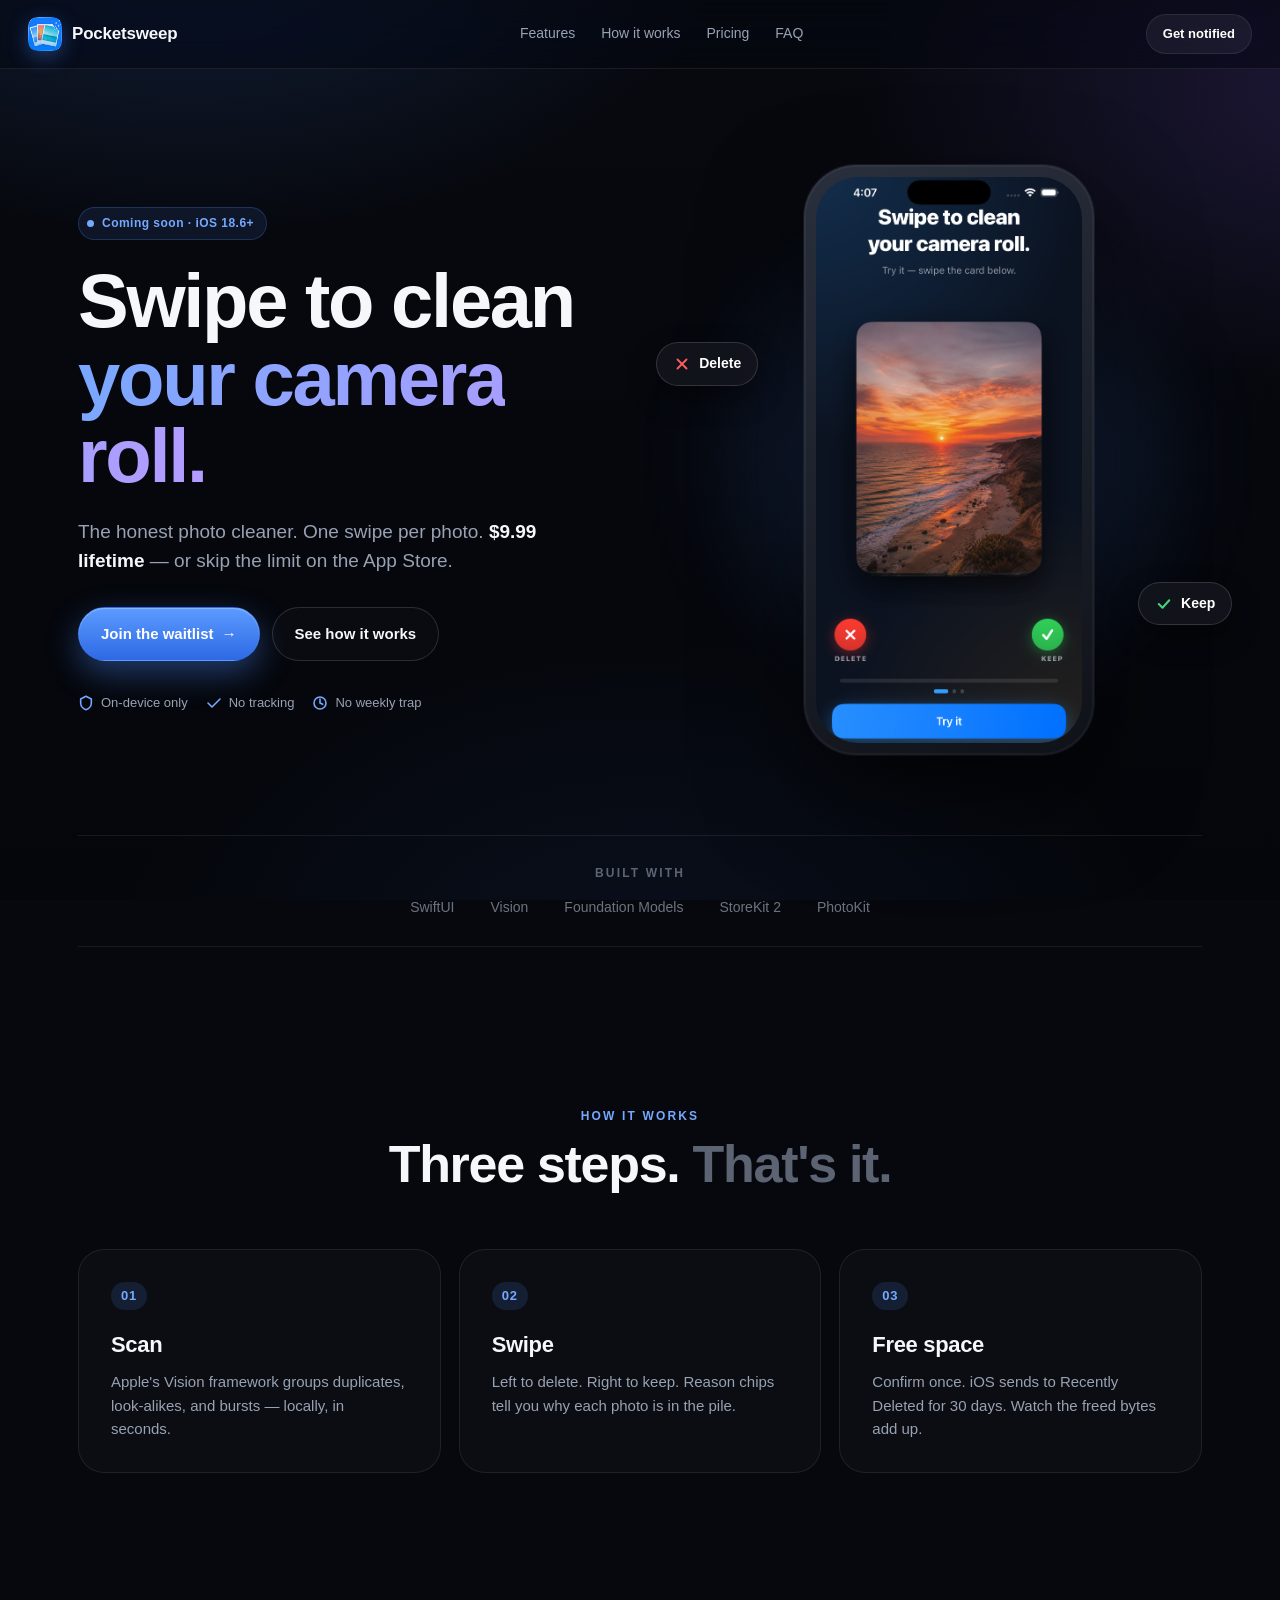
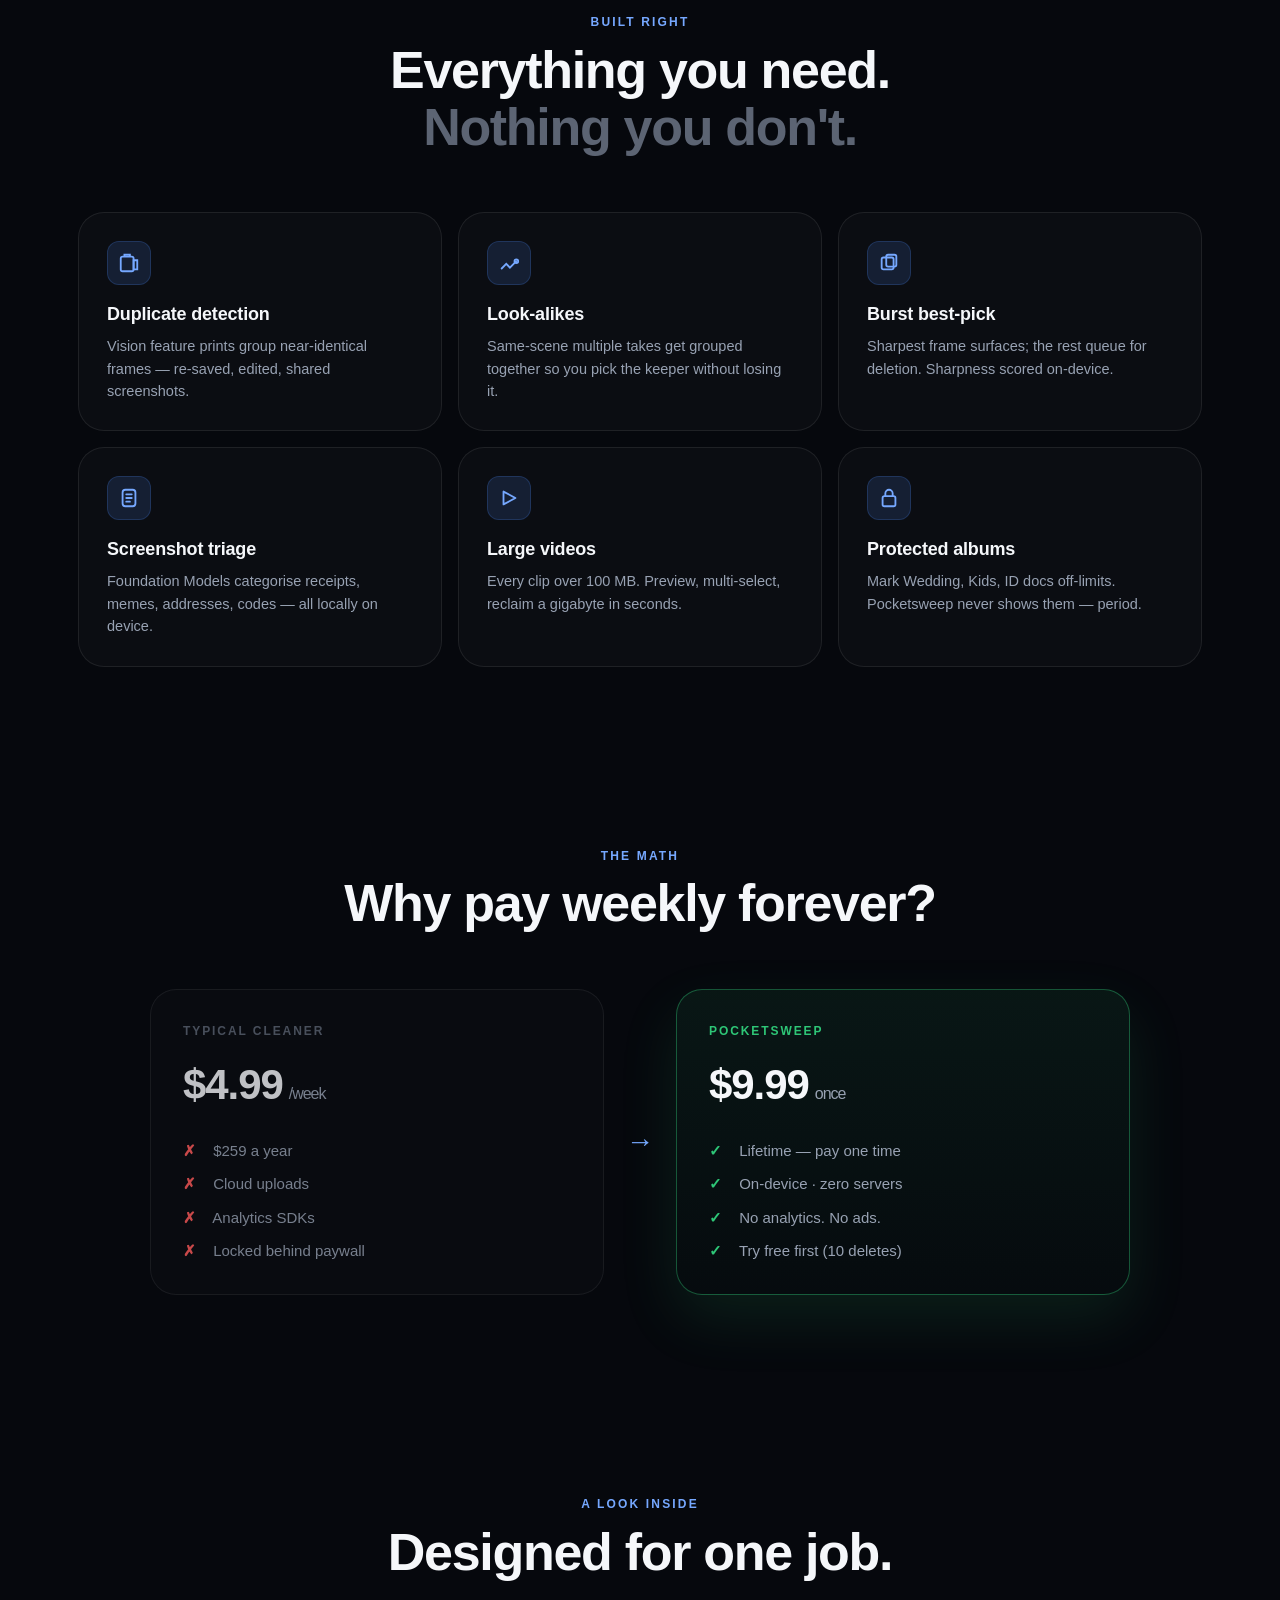
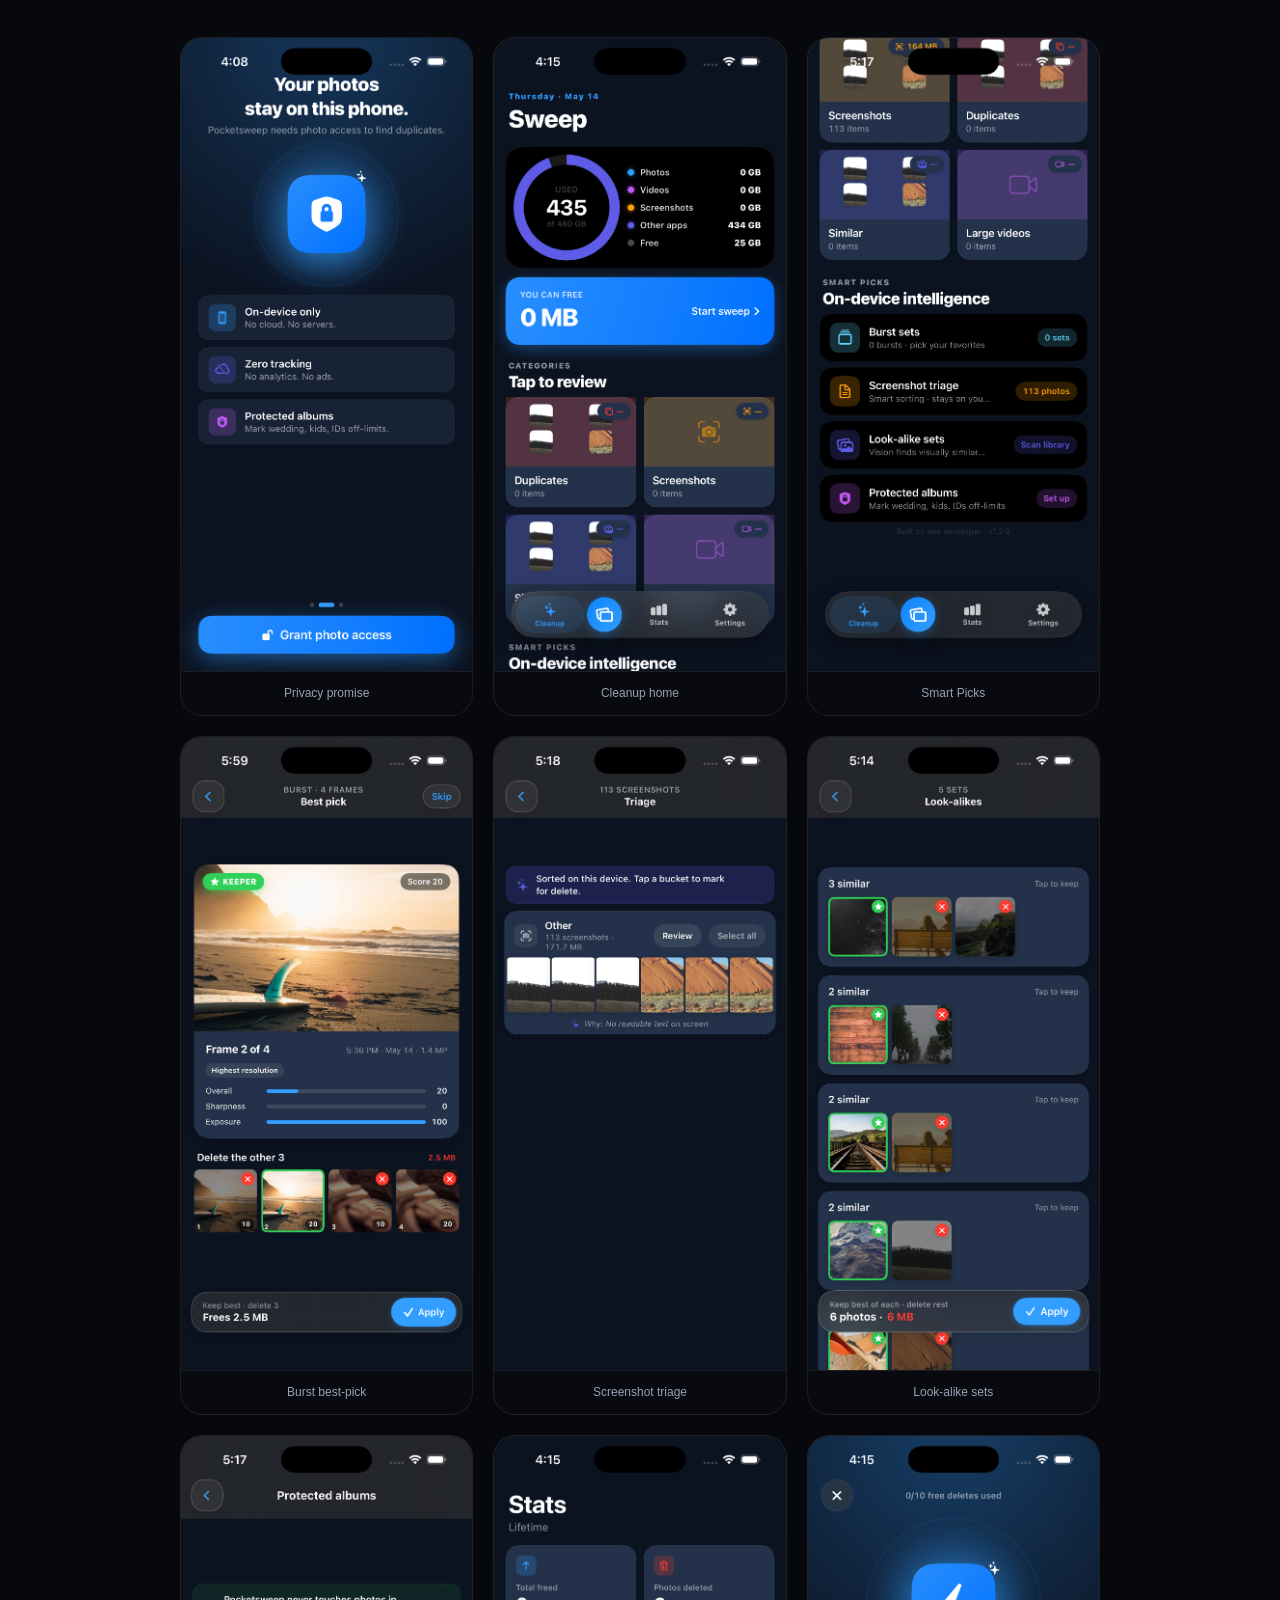
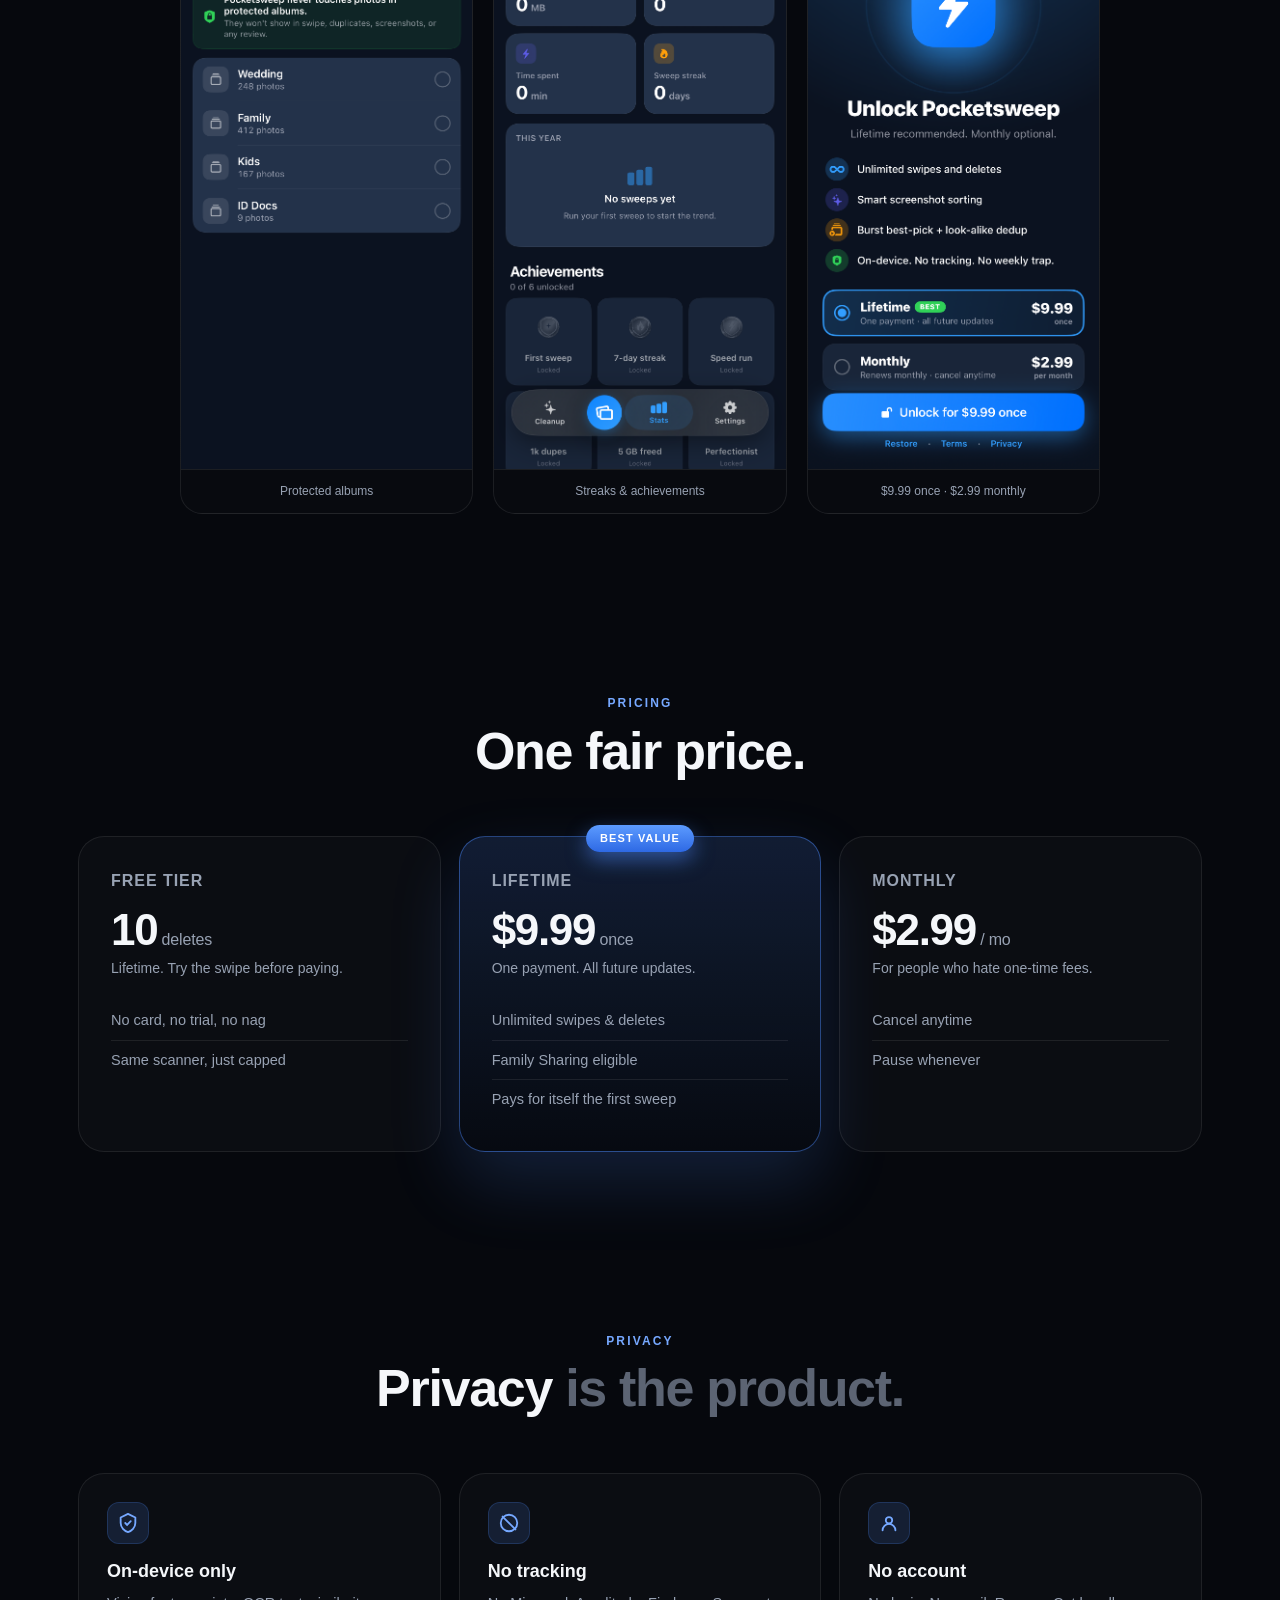
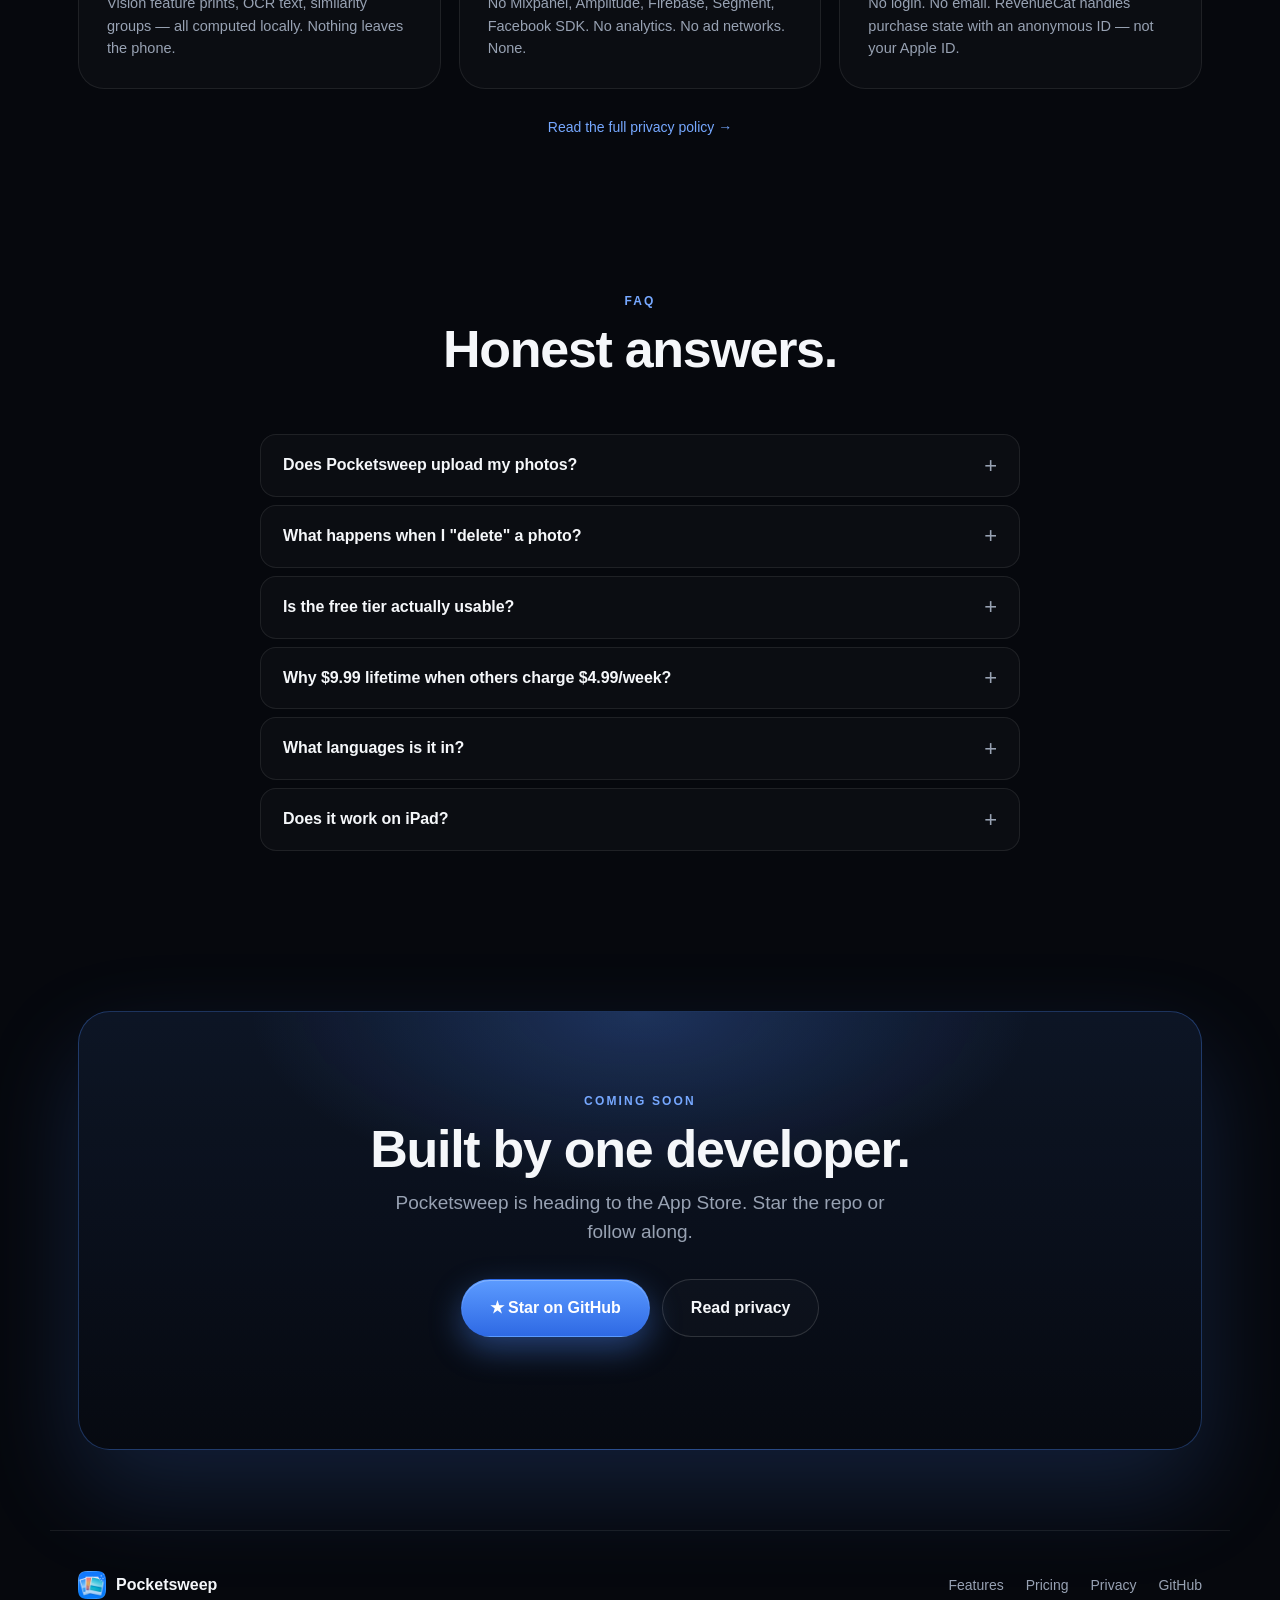
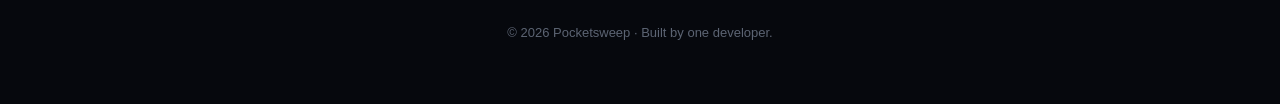
<file: index.html>
<!doctype html>
<html lang="en">
<head>
<meta charset="utf-8" />
<meta name="viewport" content="width=device-width, initial-scale=1, viewport-fit=cover" />
<title>Pocketsweep — Swipe to clean your camera roll</title>
<meta name="description" content="The honest photo cleaner for iPhone. Swipe to delete duplicates, screenshots, and large videos. $9.99 lifetime — no weekly subscription trap. On-device. No tracking." />
<meta name="theme-color" content="#0A0C12" />
<meta property="og:title" content="Pocketsweep — Swipe to clean your camera roll" />
<meta property="og:description" content="$9.99 lifetime · On-device · No tracking." />
<meta property="og:image" content="assets/03-home.png" />
<meta property="og:url" content="https://pocketsweep.github.io/pocketsweep/" />
<meta name="twitter:card" content="summary_large_image" />
<link rel="icon" type="image/png" href="assets/icon-128.png" />
<link rel="apple-touch-icon" href="assets/icon.png" />
<link rel="preconnect" href="https://rsms.me/" />
<link rel="stylesheet" href="https://rsms.me/inter/inter.css" />
<link rel="stylesheet" href="style.css" />
<script>document.documentElement.classList.add('has-js');</script>
</head>
<body>

<div class="bg-mesh" aria-hidden="true"></div>

<header class="nav">
  <a class="brand" href="/">
    <img class="logo" src="assets/icon-128.png" alt="" width="34" height="34" />
    <span class="brand-name">Pocketsweep</span>
  </a>
  <nav class="nav-links">
    <a href="#features">Features</a>
    <a href="#how">How it works</a>
    <a href="#pricing">Pricing</a>
    <a href="#faq">FAQ</a>
  </nav>
  <a class="nav-cta" href="#waitlist">Get notified</a>
</header>

<main>
  <section class="hero">
    <div class="hero-text reveal">
      <span class="eyebrow"><span class="pulse"></span> Coming soon · iOS 18.6+</span>
      <h1>Swipe&nbsp;to&nbsp;clean<br/><span class="grad">your camera roll.</span></h1>
      <p class="lead">The honest photo cleaner. One swipe per photo. <strong>$9.99 lifetime</strong> — or skip the limit on the App Store.</p>
      <div class="cta-row">
        <a class="cta primary" href="#waitlist">Join the waitlist <span class="arrow">→</span></a>
        <a class="cta ghost" href="#how">See how it works</a>
      </div>
      <ul class="trust">
        <li><svg viewBox="0 0 24 24" width="16" height="16" fill="none" stroke="currentColor" stroke-width="2.4"><path d="M12 2 L4 6 V12 C4 17 8 21 12 22 C16 21 20 17 20 12 V6 Z" stroke-linejoin="round"/></svg> On-device only</li>
        <li><svg viewBox="0 0 24 24" width="16" height="16" fill="none" stroke="currentColor" stroke-width="2.4"><path d="M3 12 L9 18 L21 6" stroke-linecap="round" stroke-linejoin="round"/></svg> No tracking</li>
        <li><svg viewBox="0 0 24 24" width="16" height="16" fill="none" stroke="currentColor" stroke-width="2.4"><circle cx="12" cy="12" r="9"/><path d="M12 6 V12 L16 14" stroke-linecap="round"/></svg> No weekly trap</li>
      </ul>
    </div>
    <div class="hero-stage reveal" style="--delay: .1s">
      <div class="glow"></div>
      <div class="device">
        <div class="device-screen">
          <img src="assets/01-onboard-welcome.png" alt="Pocketsweep onboarding — swipe sample photo" />
        </div>
      </div>
      <div class="float-chip chip-left">
        <svg viewBox="0 0 24 24" width="18" height="18" fill="none" stroke="#FF5C5C" stroke-width="2.5"><path d="M6 6 L18 18 M18 6 L6 18" stroke-linecap="round"/></svg>
        <span>Delete</span>
      </div>
      <div class="float-chip chip-right">
        <svg viewBox="0 0 24 24" width="18" height="18" fill="none" stroke="#46D27B" stroke-width="2.8"><path d="M5 12 L10 17 L19 7" stroke-linecap="round" stroke-linejoin="round"/></svg>
        <span>Keep</span>
      </div>
    </div>
  </section>

  <section class="logos reveal">
    <p>Built with</p>
    <div class="logo-row">
      <span>SwiftUI</span>
      <span>Vision</span>
      <span>Foundation Models</span>
      <span>StoreKit&nbsp;2</span>
      <span>PhotoKit</span>
    </div>
  </section>

  <section id="how" class="how">
    <header class="section-head reveal">
      <p class="kicker">How it works</p>
      <h2>Three steps. <span class="text-dim">That's it.</span></h2>
    </header>
    <div class="steps">
      <div class="step reveal">
        <span class="num">01</span>
        <h3>Scan</h3>
        <p>Apple's Vision framework groups duplicates, look-alikes, and bursts — locally, in seconds.</p>
      </div>
      <div class="step reveal" style="--delay:.1s">
        <span class="num">02</span>
        <h3>Swipe</h3>
        <p>Left to delete. Right to keep. Reason chips tell you why each photo is in the pile.</p>
      </div>
      <div class="step reveal" style="--delay:.2s">
        <span class="num">03</span>
        <h3>Free space</h3>
        <p>Confirm once. iOS sends to Recently Deleted for 30 days. Watch the freed bytes add up.</p>
      </div>
    </div>
  </section>

  <section id="features" class="features">
    <header class="section-head reveal">
      <p class="kicker">Built right</p>
      <h2>Everything you need.<br/><span class="text-dim">Nothing you don't.</span></h2>
    </header>
    <div class="feature-grid">
      <article class="feature reveal">
        <div class="feature-icon"><svg viewBox="0 0 24 24" width="22" height="22" fill="none" stroke="currentColor" stroke-width="2"><rect x="3" y="5" width="14" height="16" rx="2"/><path d="M7 5 V3 H13 V5 M17 9 L21 9 V19 H17 Z"/></svg></div>
        <h3>Duplicate detection</h3>
        <p>Vision feature prints group near-identical frames — re-saved, edited, shared screenshots.</p>
      </article>
      <article class="feature reveal" style="--delay:.05s">
        <div class="feature-icon"><svg viewBox="0 0 24 24" width="22" height="22" fill="none" stroke="currentColor" stroke-width="2"><path d="M4 18 L9 13 L13 17 L20 10" stroke-linecap="round"/><circle cx="20" cy="10" r="2"/></svg></div>
        <h3>Look-alikes</h3>
        <p>Same-scene multiple takes get grouped together so you pick the keeper without losing it.</p>
      </article>
      <article class="feature reveal" style="--delay:.1s">
        <div class="feature-icon"><svg viewBox="0 0 24 24" width="22" height="22" fill="none" stroke="currentColor" stroke-width="2"><rect x="4" y="6" width="13" height="13" rx="2"/><rect x="9" y="3" width="11" height="13" rx="2"/></svg></div>
        <h3>Burst best-pick</h3>
        <p>Sharpest frame surfaces; the rest queue for deletion. Sharpness scored on-device.</p>
      </article>
      <article class="feature reveal" style="--delay:.15s">
        <div class="feature-icon"><svg viewBox="0 0 24 24" width="22" height="22" fill="none" stroke="currentColor" stroke-width="2"><rect x="5" y="3" width="14" height="18" rx="3"/><path d="M9 8 H15 M9 12 H15 M9 16 H13" stroke-linecap="round"/></svg></div>
        <h3>Screenshot triage</h3>
        <p>Foundation Models categorise receipts, memes, addresses, codes — all locally on device.</p>
      </article>
      <article class="feature reveal" style="--delay:.2s">
        <div class="feature-icon"><svg viewBox="0 0 24 24" width="22" height="22" fill="none" stroke="currentColor" stroke-width="2"><polygon points="6,5 6,19 19,12" stroke-linejoin="round"/></svg></div>
        <h3>Large videos</h3>
        <p>Every clip over 100&nbsp;MB. Preview, multi-select, reclaim a gigabyte in seconds.</p>
      </article>
      <article class="feature reveal" style="--delay:.25s">
        <div class="feature-icon"><svg viewBox="0 0 24 24" width="22" height="22" fill="none" stroke="currentColor" stroke-width="2"><rect x="5" y="10" width="14" height="11" rx="2"/><path d="M8 10 V7 a4 4 0 0 1 8 0 V10"/></svg></div>
        <h3>Protected albums</h3>
        <p>Mark Wedding, Kids, ID docs off-limits. Pocketsweep never shows them — period.</p>
      </article>
    </div>
  </section>

  <section class="versus reveal">
    <header class="section-head">
      <p class="kicker">The math</p>
      <h2>Why pay weekly forever?</h2>
    </header>
    <div class="vs-grid">
      <div class="vs-card bad">
        <p class="vs-tag">Typical cleaner</p>
        <p class="vs-price">$4.99<span>/week</span></p>
        <ul>
          <li><span class="x">✗</span> $259 a year</li>
          <li><span class="x">✗</span> Cloud uploads</li>
          <li><span class="x">✗</span> Analytics SDKs</li>
          <li><span class="x">✗</span> Locked behind paywall</li>
        </ul>
      </div>
      <div class="vs-arrow" aria-hidden="true">→</div>
      <div class="vs-card good">
        <p class="vs-tag">Pocketsweep</p>
        <p class="vs-price">$9.99<span>once</span></p>
        <ul>
          <li><span class="ok">✓</span> Lifetime — pay one time</li>
          <li><span class="ok">✓</span> On-device · zero servers</li>
          <li><span class="ok">✓</span> No analytics. No ads.</li>
          <li><span class="ok">✓</span> Try free first (10 deletes)</li>
        </ul>
      </div>
    </div>
  </section>

  <section class="gallery">
    <header class="section-head reveal">
      <p class="kicker">A look inside</p>
      <h2>Designed for one job.</h2>
    </header>
    <div class="shots three">
      <figure class="shot reveal"><img src="assets/02-onboard-permission.png" alt="Privacy promise screen" /><figcaption>Privacy promise</figcaption></figure>
      <figure class="shot reveal" style="--delay:.06s"><img src="assets/03-home.png" alt="Cleanup home with categories" /><figcaption>Cleanup home</figcaption></figure>
      <figure class="shot reveal" style="--delay:.12s"><img src="assets/07-smart-picks.png" alt="Smart Picks — on-device intelligence" /><figcaption>Smart Picks</figcaption></figure>
      <figure class="shot reveal" style="--delay:.18s"><img src="assets/11-bursts.png" alt="Burst best-pick view" /><figcaption>Burst best-pick</figcaption></figure>
      <figure class="shot reveal" style="--delay:.24s"><img src="assets/08-triage.png" alt="Screenshot triage view" /><figcaption>Screenshot triage</figcaption></figure>
      <figure class="shot reveal" style="--delay:.30s"><img src="assets/09-lookalike.png" alt="Look-alike sets view" /><figcaption>Look-alike sets</figcaption></figure>
      <figure class="shot reveal" style="--delay:.36s"><img src="assets/10-protected.png" alt="Protected albums view" /><figcaption>Protected albums</figcaption></figure>
      <figure class="shot reveal" style="--delay:.42s"><img src="assets/04-stats.png" alt="Stats and achievements" /><figcaption>Streaks &amp; achievements</figcaption></figure>
      <figure class="shot reveal" style="--delay:.48s"><img src="assets/06-paywall.png" alt="Paywall pricing" /><figcaption>$9.99 once · $2.99 monthly</figcaption></figure>
    </div>
  </section>

  <section id="pricing" class="pricing">
    <header class="section-head reveal">
      <p class="kicker">Pricing</p>
      <h2>One fair price.</h2>
    </header>
    <div class="plans">
      <div class="plan reveal">
        <h3>Free tier</h3>
        <p class="price">10<span>&nbsp;deletes</span></p>
        <p class="plan-note">Lifetime. Try the swipe before paying.</p>
        <ul>
          <li>No card, no trial, no nag</li>
          <li>Same scanner, just capped</li>
        </ul>
      </div>
      <div class="plan best reveal" style="--delay:.08s">
        <span class="best-tag">Best value</span>
        <h3>Lifetime</h3>
        <p class="price">$9.99<span>&nbsp;once</span></p>
        <p class="plan-note">One payment. All future updates.</p>
        <ul>
          <li>Unlimited swipes &amp; deletes</li>
          <li>Family Sharing eligible</li>
          <li>Pays for itself the first sweep</li>
        </ul>
      </div>
      <div class="plan reveal" style="--delay:.16s">
        <h3>Monthly</h3>
        <p class="price">$2.99<span>&nbsp;/&nbsp;mo</span></p>
        <p class="plan-note">For people who hate one-time fees.</p>
        <ul>
          <li>Cancel anytime</li>
          <li>Pause whenever</li>
        </ul>
      </div>
    </div>
  </section>

  <section id="privacy" class="privacy">
    <header class="section-head reveal">
      <p class="kicker">Privacy</p>
      <h2>Privacy <span class="text-dim">is the product.</span></h2>
    </header>
    <div class="privacy-grid">
      <div class="reveal">
        <div class="priv-icon"><svg viewBox="0 0 24 24" width="22" height="22" fill="none" stroke="currentColor" stroke-width="2"><path d="M12 2 L4 6 V12 C4 17 8 21 12 22 C16 21 20 17 20 12 V6 Z" stroke-linejoin="round"/><path d="M9 12 L11 14 L15 10" stroke-linecap="round"/></svg></div>
        <h3>On-device only</h3>
        <p>Vision feature prints, OCR text, similarity groups — all computed locally. Nothing leaves the phone.</p>
      </div>
      <div class="reveal" style="--delay:.08s">
        <div class="priv-icon"><svg viewBox="0 0 24 24" width="22" height="22" fill="none" stroke="currentColor" stroke-width="2"><circle cx="12" cy="12" r="9"/><path d="M5 5 L19 19" stroke-linecap="round"/></svg></div>
        <h3>No tracking</h3>
        <p>No Mixpanel, Amplitude, Firebase, Segment, Facebook SDK. No analytics. No ad networks. None.</p>
      </div>
      <div class="reveal" style="--delay:.16s">
        <div class="priv-icon"><svg viewBox="0 0 24 24" width="22" height="22" fill="none" stroke="currentColor" stroke-width="2"><circle cx="12" cy="9" r="3.5"/><path d="M5 20 a7 7 0 0 1 14 0" stroke-linecap="round"/></svg></div>
        <h3>No account</h3>
        <p>No login. No email. RevenueCat handles purchase state with an anonymous ID — not your Apple&nbsp;ID.</p>
      </div>
    </div>
    <p class="privacy-link"><a href="privacy.html">Read the full privacy policy →</a></p>
  </section>

  <section id="faq" class="faq">
    <header class="section-head reveal">
      <p class="kicker">FAQ</p>
      <h2>Honest answers.</h2>
    </header>
    <div class="faq-list">
      <details class="reveal"><summary>Does Pocketsweep upload my photos?</summary><p>No. Every scan, feature print, OCR pass, and similarity comparison happens on the device. There is no server backend.</p></details>
      <details class="reveal" style="--delay:.05s"><summary>What happens when I "delete" a photo?</summary><p>iOS shows its own confirmation, then moves the photo to Recently Deleted for 30 days. Pocketsweep never bypasses this. You can recover anything for a month.</p></details>
      <details class="reveal" style="--delay:.1s"><summary>Is the free tier actually usable?</summary><p>Yes. 10 lifetime deletes with the full scanner unlocked. Most people figure out within those 10 if the app feels right.</p></details>
      <details class="reveal" style="--delay:.15s"><summary>Why $9.99 lifetime when others charge $4.99/week?</summary><p>Because the work is done in a single sweep. Charging weekly forever for a one-time job is the trap. Pay once, own it.</p></details>
      <details class="reveal" style="--delay:.2s"><summary>What languages is it in?</summary><p>16 fully translated locales today (Spanish, French, German, Italian, Brazilian Portuguese, Japanese, Mandarin, Cantonese, Korean, Arabic, Russian, Hindi, Turkish, Dutch, Polish, Indonesian) — plus 24 more falling back to English as we ship translations.</p></details>
      <details class="reveal" style="--delay:.25s"><summary>Does it work on iPad?</summary><p>Yes. Native iPad layout, not a blown-up iPhone window.</p></details>
    </div>
  </section>

  <section id="waitlist" class="cta-block reveal">
    <p class="kicker">Coming soon</p>
    <h2>Built by one developer.</h2>
    <p class="lead">Pocketsweep is heading to the App Store. Star the repo or follow along.</p>
    <div class="cta-row centered">
      <a class="cta primary big" href="https://github.com/pocketsweep/pocketsweep">★ Star on GitHub</a>
      <a class="cta ghost big" href="privacy.html">Read privacy</a>
    </div>
  </section>
</main>

<footer>
  <div class="footer-inner">
    <div class="footer-brand">
      <img src="assets/icon-128.png" alt="" width="28" height="28" />
      <span>Pocketsweep</span>
    </div>
    <nav>
      <a href="#features">Features</a>
      <a href="#pricing">Pricing</a>
      <a href="privacy.html">Privacy</a>
      <a href="https://github.com/pocketsweep">GitHub</a>
    </nav>
  </div>
  <p class="copyright">© 2026 Pocketsweep · Built by one developer.</p>
</footer>

<script>
(() => {
  const io = new IntersectionObserver((entries) => {
    for (const e of entries) {
      if (e.isIntersecting) {
        e.target.classList.add('in');
        io.unobserve(e.target);
      }
    }
  }, { threshold: 0.12, rootMargin: '0px 0px -40px 0px' });
  document.querySelectorAll('.reveal').forEach(el => io.observe(el));

})();
</script>

</body>
</html>
</file>
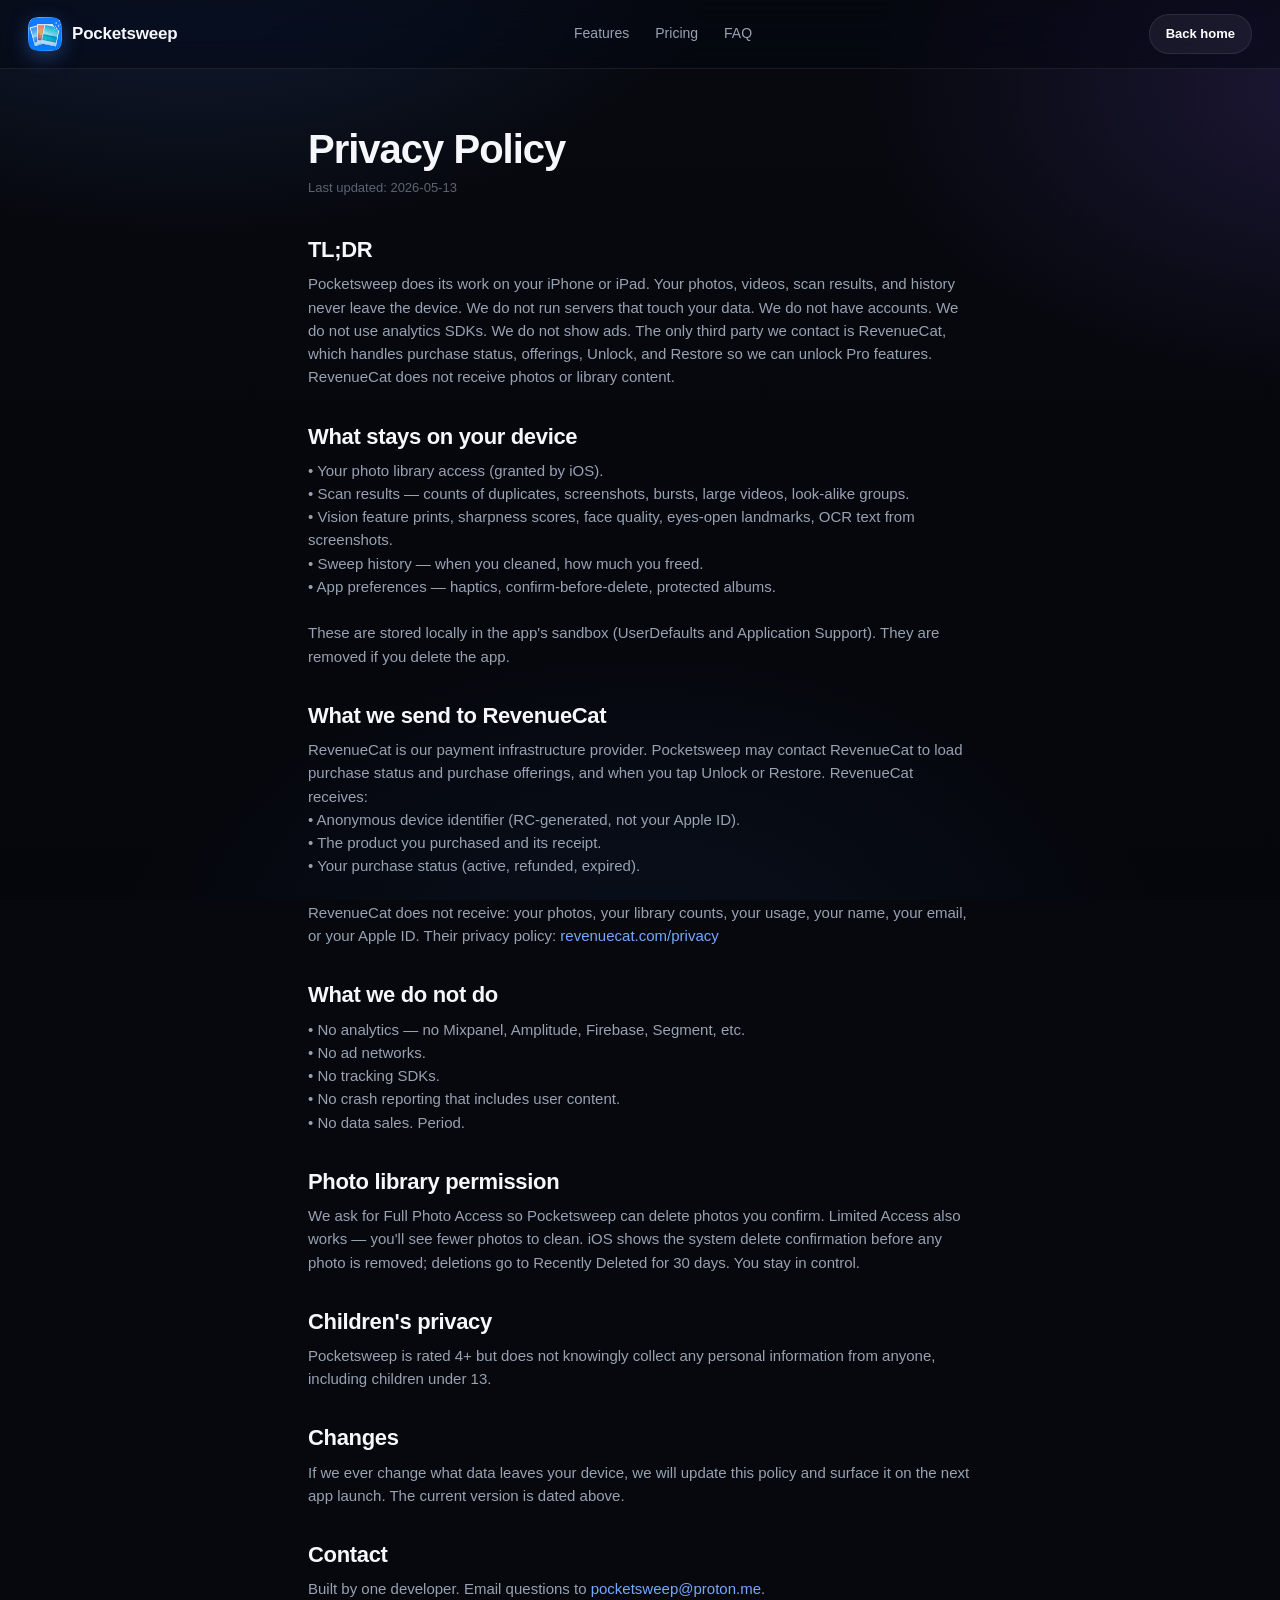
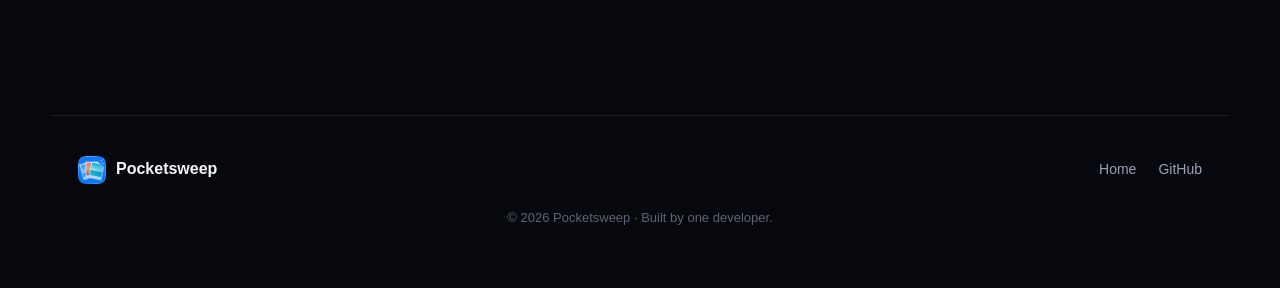
<file: privacy.html>
<!doctype html>
<html lang="en">
<head>
<meta charset="utf-8" />
<meta name="viewport" content="width=device-width, initial-scale=1" />
<title>Privacy Policy — Pocketsweep</title>
<meta name="theme-color" content="#0A0C12" />
<link rel="icon" type="image/png" href="assets/icon-128.png" />
<link rel="apple-touch-icon" href="assets/icon.png" />
<link rel="preconnect" href="https://rsms.me/" />
<link rel="stylesheet" href="https://rsms.me/inter/inter.css" />
<link rel="stylesheet" href="style.css" />
</head>
<body>
<div class="bg-mesh" aria-hidden="true"></div>

<header class="nav">
  <a class="brand" href="index.html">
    <img class="logo" src="assets/icon-128.png" alt="" width="34" height="34" />
    <span class="brand-name">Pocketsweep</span>
  </a>
  <nav class="nav-links">
    <a href="index.html#features">Features</a>
    <a href="index.html#pricing">Pricing</a>
    <a href="index.html#faq">FAQ</a>
  </nav>
  <a class="nav-cta" href="index.html">Back home</a>
</header>

<main>
<article class="article-wrap">
  <h1>Privacy Policy</h1>
  <p class="meta">Last updated: 2026-05-13</p>

  <h2>TL;DR</h2>
  <p>Pocketsweep does its work on your iPhone or iPad. Your photos, videos, scan results, and history never leave the device. We do not run servers that touch your data. We do not have accounts. We do not use analytics SDKs. We do not show ads. The only third party we contact is RevenueCat, which handles purchase status, offerings, Unlock, and Restore so we can unlock Pro features. RevenueCat does not receive photos or library content.</p>

  <h2>What stays on your device</h2>
  <p>• Your photo library access (granted by iOS).
• Scan results — counts of duplicates, screenshots, bursts, large videos, look-alike groups.
• Vision feature prints, sharpness scores, face quality, eyes-open landmarks, OCR text from screenshots.
• Sweep history — when you cleaned, how much you freed.
• App preferences — haptics, confirm-before-delete, protected albums.

These are stored locally in the app's sandbox (UserDefaults and Application Support). They are removed if you delete the app.</p>

  <h2>What we send to RevenueCat</h2>
  <p>RevenueCat is our payment infrastructure provider. Pocketsweep may contact RevenueCat to load purchase status and purchase offerings, and when you tap Unlock or Restore. RevenueCat receives:
• Anonymous device identifier (RC-generated, not your Apple ID).
• The product you purchased and its receipt.
• Your purchase status (active, refunded, expired).

RevenueCat does not receive: your photos, your library counts, your usage, your name, your email, or your Apple ID. Their privacy policy: <a href="https://www.revenuecat.com/privacy">revenuecat.com/privacy</a></p>

  <h2>What we do not do</h2>
  <p>• No analytics — no Mixpanel, Amplitude, Firebase, Segment, etc.
• No ad networks.
• No tracking SDKs.
• No crash reporting that includes user content.
• No data sales. Period.</p>

  <h2>Photo library permission</h2>
  <p>We ask for Full Photo Access so Pocketsweep can delete photos you confirm. Limited Access also works — you'll see fewer photos to clean. iOS shows the system delete confirmation before any photo is removed; deletions go to Recently Deleted for 30 days. You stay in control.</p>

  <h2>Children's privacy</h2>
  <p>Pocketsweep is rated 4+ but does not knowingly collect any personal information from anyone, including children under 13.</p>

  <h2>Changes</h2>
  <p>If we ever change what data leaves your device, we will update this policy and surface it on the next app launch. The current version is dated above.</p>

  <h2>Contact</h2>
  <p>Built by one developer. Email questions to <a href="mailto:pocketsweep@proton.me">pocketsweep@proton.me</a>.</p>
</article>
</main>

<footer>
  <div class="footer-inner">
    <div class="footer-brand">
      <img src="assets/icon-128.png" alt="" width="28" height="28" />
      <span>Pocketsweep</span>
    </div>
    <nav>
      <a href="index.html">Home</a>
      <a href="https://github.com/pocketsweep">GitHub</a>
    </nav>
  </div>
  <p class="copyright">© 2026 Pocketsweep · Built by one developer.</p>
</footer>
</body>
</html>
</file>
<file: style.css>
:root {
  --bg-0: #06080D;
  --bg-1: #0B0E14;
  --bg-card: rgba(255,255,255,0.025);
  --bg-card-hover: rgba(255,255,255,0.045);
  --border: rgba(255,255,255,0.08);
  --border-strong: rgba(255,255,255,0.14);
  --text: #F5F7FA;
  --text-dim: #98A2B3;
  --text-faint: #5C6473;
  --accent: #4D8BFF;
  --accent-2: #76A8FF;
  --accent-soft: rgba(77, 139, 255, 0.14);
  --good: #2EC677;
  --bad: #FF5C5C;
  --radius: 18px;
  --radius-lg: 26px;
  --maxw: 1180px;
  --ease: cubic-bezier(.2,.7,.2,1);
}

* { box-sizing: border-box; }
html, body { margin: 0; padding: 0; }
html { scroll-behavior: smooth; }
body {
  background: var(--bg-0);
  color: var(--text);
  font-family: 'Inter', -apple-system, BlinkMacSystemFont, "SF Pro Text", "Helvetica Neue", Arial, sans-serif;
  font-feature-settings: 'cv02','cv03','cv04','cv11','ss01';
  font-size: 16px;
  line-height: 1.55;
  -webkit-font-smoothing: antialiased;
  text-rendering: optimizeLegibility;
  overflow-x: hidden;
}

a { color: var(--accent-2); text-decoration: none; }
a:hover { color: #fff; }

img { display: block; max-width: 100%; }

/* Background mesh */
.bg-mesh {
  position: fixed; inset: 0;
  z-index: -1;
  background:
    radial-gradient(900px 540px at 15% -10%, rgba(77,139,255,0.18), transparent 60%),
    radial-gradient(800px 500px at 105% 10%, rgba(141,98,255,0.16), transparent 60%),
    radial-gradient(900px 600px at 50% 110%, rgba(77,139,255,0.08), transparent 60%),
    linear-gradient(180deg, #07090F 0%, #04060B 100%);
  pointer-events: none;
}

/* ───── Nav ───── */
.nav {
  position: sticky;
  top: 0;
  z-index: 50;
  display: grid;
  grid-template-columns: auto 1fr auto;
  gap: 28px;
  align-items: center;
  padding: 14px 28px;
  background: rgba(6, 8, 13, 0.55);
  backdrop-filter: saturate(180%) blur(22px);
  -webkit-backdrop-filter: saturate(180%) blur(22px);
  border-bottom: 1px solid var(--border);
}
.brand { display: flex; align-items: center; gap: 10px; color: var(--text); font-weight: 700; letter-spacing: -0.012em; font-size: 17px; }
.brand:hover { color: var(--text); }
.logo { width: 34px; height: 34px; border-radius: 9px; box-shadow: 0 6px 20px rgba(77,139,255,0.35); }
.nav-links { display: flex; gap: 26px; justify-self: center; }
.nav-links a { color: var(--text-dim); font-weight: 500; font-size: 14px; }
.nav-links a:hover { color: #fff; }
.nav-cta {
  padding: 9px 16px;
  border-radius: 999px;
  background: rgba(255,255,255,0.06);
  color: #fff;
  font-weight: 600;
  font-size: 13px;
  border: 1px solid var(--border);
  transition: background .2s var(--ease), border-color .2s var(--ease);
}
.nav-cta:hover { background: rgba(255,255,255,0.1); border-color: var(--border-strong); color: #fff; }

main { max-width: var(--maxw); margin: 0 auto; padding: 0 28px; }

/* ───── Hero ───── */
.hero {
  display: grid;
  grid-template-columns: 1.05fr 0.95fr;
  gap: 60px;
  align-items: center;
  padding: 96px 0 80px;
  position: relative;
}
.eyebrow {
  display: inline-flex; align-items: center; gap: 8px;
  margin: 0 0 22px;
  padding: 6px 12px 6px 8px;
  background: rgba(77,139,255,0.1);
  border: 1px solid rgba(77,139,255,0.25);
  border-radius: 999px;
  font-size: 12px;
  font-weight: 600;
  color: var(--accent-2);
  letter-spacing: 0.04em;
}
.pulse {
  width: 7px; height: 7px; border-radius: 50%;
  background: var(--accent-2);
  box-shadow: 0 0 0 0 rgba(118,168,255,0.6);
  animation: pulse 2s ease-in-out infinite;
}
@keyframes pulse {
  0%,100% { box-shadow: 0 0 0 0 rgba(118,168,255,0.55); }
  50% { box-shadow: 0 0 0 8px rgba(118,168,255,0); }
}
h1 {
  margin: 0 0 22px;
  font-size: clamp(44px, 6vw, 76px);
  line-height: 1.02;
  letter-spacing: -0.03em;
  font-weight: 800;
}
.grad {
  background: linear-gradient(120deg, #76A8FF 0%, #B49CFF 50%, #76A8FF 100%);
  background-size: 200% auto;
  -webkit-background-clip: text;
  background-clip: text;
  color: transparent;
  animation: shimmer 6s linear infinite;
}
@keyframes shimmer { to { background-position: -200% center; } }
.lead {
  font-size: 19px;
  color: var(--text-dim);
  max-width: 520px;
  margin: 0 0 32px;
}
.lead strong { color: var(--text); font-weight: 700; }

.cta-row { display: flex; gap: 12px; flex-wrap: wrap; margin-bottom: 32px; }
.cta-row.centered { justify-content: center; }
.cta {
  display: inline-flex; align-items: center; justify-content: center; gap: 8px;
  padding: 14px 22px;
  border-radius: 999px;
  font-weight: 600;
  font-size: 15px;
  border: 1px solid transparent;
  transition: transform .2s var(--ease), box-shadow .2s var(--ease), background .2s var(--ease), border-color .2s var(--ease);
}
.cta.primary {
  background: linear-gradient(180deg, #5C9BFF 0%, #2E69E4 100%);
  color: white;
  box-shadow: 0 12px 32px rgba(77,139,255,0.4), inset 0 1px 0 rgba(255,255,255,0.25);
}
.cta.primary:hover { transform: translateY(-2px); box-shadow: 0 18px 40px rgba(77,139,255,0.5), inset 0 1px 0 rgba(255,255,255,0.3); color: #fff; }
.cta.primary .arrow { transition: transform .2s var(--ease); }
.cta.primary:hover .arrow { transform: translateX(3px); }
.cta.ghost { color: var(--text); border-color: var(--border-strong); background: rgba(255,255,255,0.02); }
.cta.ghost:hover { background: rgba(255,255,255,0.06); color: #fff; }
.cta.big { padding: 16px 28px; font-size: 16px; }

.trust { list-style: none; padding: 0; margin: 0; display: flex; flex-wrap: wrap; gap: 18px; color: var(--text-dim); font-size: 13px; }
.trust li { display: inline-flex; align-items: center; gap: 7px; }
.trust svg { color: var(--accent-2); flex-shrink: 0; }

/* ───── Hero stage ───── */
.hero-stage {
  position: relative;
  display: flex;
  justify-content: center;
  align-items: center;
  min-height: 580px;
}
.glow {
  position: absolute;
  inset: -10%;
  background: radial-gradient(circle at center, rgba(77,139,255,0.35), transparent 55%);
  filter: blur(40px);
  z-index: 0;
  animation: glowPulse 8s ease-in-out infinite;
}
@keyframes glowPulse {
  0%, 100% { opacity: .6; transform: scale(1); }
  50% { opacity: .9; transform: scale(1.05); }
}
.device {
  position: relative;
  width: 290px;
  height: 590px;
  border-radius: 52px;
  padding: 12px;
  background: linear-gradient(155deg, #2A2F3D 0%, #0F1218 100%);
  box-shadow:
    0 40px 100px rgba(0,0,0,0.6),
    0 0 0 1px rgba(255,255,255,0.08),
    inset 0 0 0 2px rgba(255,255,255,0.04);
  z-index: 1;
  animation: float 8s ease-in-out infinite;
}
@keyframes float {
  0%, 100% { transform: translateY(0); }
  50% { transform: translateY(-12px); }
}
.device-screen {
  position: relative;
  width: 100%; height: 100%;
  border-radius: 42px;
  overflow: hidden;
  background: #000;
}
.device-screen img { width: 100%; height: 100%; object-fit: cover; }
.float-chip {
  position: absolute;
  z-index: 2;
  display: inline-flex;
  align-items: center;
  gap: 8px;
  padding: 10px 16px;
  background: rgba(20,22,30,0.85);
  border: 1px solid var(--border-strong);
  border-radius: 999px;
  backdrop-filter: blur(20px);
  -webkit-backdrop-filter: blur(20px);
  box-shadow: 0 12px 28px rgba(0,0,0,0.4);
  font-size: 14px;
  font-weight: 600;
  color: #fff;
  animation: float 7s ease-in-out infinite;
}
.chip-left { left: -8%; top: 30%; animation-delay: -2s; }
.chip-right { right: -6%; bottom: 22%; animation-delay: -4s; }

/* ───── Logos strip ───── */
.logos {
  margin: 0 0 100px;
  padding: 28px 0;
  border-top: 1px solid var(--border);
  border-bottom: 1px solid var(--border);
  text-align: center;
  color: var(--text-faint);
  font-size: 12px;
  font-weight: 600;
  letter-spacing: 0.18em;
  text-transform: uppercase;
}
.logos p { margin: 0 0 14px; }
.logo-row { display: flex; gap: 36px; justify-content: center; flex-wrap: wrap; color: var(--text-dim); letter-spacing: 0; text-transform: none; font-size: 14px; font-weight: 500; }
.logo-row span { opacity: .7; }

/* ───── Section heads ───── */
.section-head { text-align: center; margin: 0 auto 56px; max-width: 720px; }
.kicker {
  margin: 0 0 10px;
  font-size: 12px;
  letter-spacing: 0.18em;
  text-transform: uppercase;
  font-weight: 700;
  color: var(--accent-2);
}
h2 {
  margin: 0;
  font-size: clamp(32px, 4.4vw, 52px);
  font-weight: 800;
  letter-spacing: -0.025em;
  line-height: 1.1;
}
.text-dim { color: var(--text-faint); font-weight: 800; }

/* ───── How it works ───── */
.how { padding: 60px 0; }
.steps { display: grid; grid-template-columns: repeat(3, 1fr); gap: 18px; counter-reset: stepnum; }
.step {
  background: var(--bg-card);
  border: 1px solid var(--border);
  border-radius: var(--radius-lg);
  padding: 32px;
  transition: background .25s var(--ease), border-color .25s var(--ease), transform .3s var(--ease);
}
.step:hover { background: var(--bg-card-hover); border-color: var(--border-strong); transform: translateY(-2px); }
.step .num {
  display: inline-block;
  font-size: 13px;
  font-weight: 700;
  color: var(--accent-2);
  background: var(--accent-soft);
  padding: 4px 10px;
  border-radius: 999px;
  letter-spacing: 0.06em;
  margin-bottom: 18px;
}
.step h3 { margin: 0 0 8px; font-size: 22px; letter-spacing: -0.015em; font-weight: 700; }
.step p { margin: 0; color: var(--text-dim); font-size: 15px; }

/* ───── Features ───── */
.features { padding: 80px 0; }
.feature-grid { display: grid; grid-template-columns: repeat(3, 1fr); gap: 16px; }
.feature {
  background: var(--bg-card);
  border: 1px solid var(--border);
  border-radius: var(--radius-lg);
  padding: 28px;
  transition: background .25s var(--ease), border-color .25s var(--ease), transform .3s var(--ease);
}
.feature:hover { background: var(--bg-card-hover); border-color: var(--border-strong); transform: translateY(-2px); }
.feature-icon {
  width: 44px; height: 44px;
  display: inline-flex; align-items: center; justify-content: center;
  background: var(--accent-soft);
  border: 1px solid rgba(77,139,255,0.2);
  border-radius: 12px;
  color: var(--accent-2);
  margin-bottom: 16px;
}
.feature h3 { margin: 0 0 6px; font-size: 18px; font-weight: 700; letter-spacing: -0.01em; }
.feature p { margin: 0; color: var(--text-dim); font-size: 14.5px; }

/* ───── Versus ───── */
.versus { padding: 100px 0; }
.vs-grid {
  display: grid;
  grid-template-columns: 1fr 40px 1fr;
  gap: 16px;
  align-items: stretch;
  max-width: 980px;
  margin: 0 auto;
}
.vs-card {
  border-radius: var(--radius-lg);
  padding: 32px;
  border: 1px solid var(--border);
  background: var(--bg-card);
}
.vs-card.bad { opacity: 0.78; }
.vs-card.good {
  border-color: rgba(46,198,119,0.4);
  background: linear-gradient(180deg, rgba(46,198,119,0.08), rgba(46,198,119,0.02));
  box-shadow: 0 24px 60px rgba(46,198,119,0.12);
}
.vs-tag {
  margin: 0 0 12px;
  font-size: 12px;
  font-weight: 700;
  letter-spacing: 0.16em;
  text-transform: uppercase;
  color: var(--text-faint);
}
.vs-card.good .vs-tag { color: var(--good); }
.vs-price {
  margin: 0 0 22px;
  font-size: 42px;
  font-weight: 800;
  letter-spacing: -0.025em;
}
.vs-price span { font-size: 16px; font-weight: 500; color: var(--text-dim); margin-left: 6px; }
.vs-card ul { list-style: none; padding: 0; margin: 0; display: grid; gap: 10px; color: var(--text-dim); font-size: 15px; }
.vs-card .x, .vs-card .ok {
  display: inline-block; width: 18px; margin-right: 8px;
  font-weight: 800;
}
.vs-card .x { color: var(--bad); }
.vs-card .ok { color: var(--good); }
.vs-arrow {
  display: flex;
  align-items: center;
  justify-content: center;
  color: var(--accent-2);
  font-size: 28px;
  font-weight: 300;
}

/* ───── Gallery ───── */
.gallery { padding: 100px 0; }
.shots {
  display: grid;
  grid-template-columns: repeat(5, 1fr);
  gap: 14px;
  align-items: end;
}
.shots.three {
  grid-template-columns: repeat(3, 1fr);
  gap: 20px;
  max-width: 920px;
  margin: 0 auto;
  align-items: stretch;
}
.shot {
  margin: 0;
  background: linear-gradient(180deg, rgba(255,255,255,0.04), rgba(255,255,255,0.01));
  border: 1px solid var(--border);
  border-radius: 22px;
  overflow: hidden;
  transition: transform .3s var(--ease), border-color .3s var(--ease);
}
.shot:hover { transform: translateY(-6px); border-color: var(--border-strong); }
.shot.hero-shot { transform: translateY(-22px); box-shadow: 0 30px 70px rgba(0,0,0,0.5); }
.shot.hero-shot:hover { transform: translateY(-28px); }
.shot img { width: 100%; display: block; }
.shot figcaption {
  padding: 12px 14px;
  font-size: 12px;
  color: var(--text-dim);
  text-align: center;
  border-top: 1px solid var(--border);
}

/* ───── Pricing ───── */
.pricing { padding: 80px 0; }
.plans { display: grid; grid-template-columns: repeat(3, 1fr); gap: 18px; align-items: stretch; }
.plan {
  background: var(--bg-card);
  border: 1px solid var(--border);
  border-radius: var(--radius-lg);
  padding: 32px;
  position: relative;
  transition: background .25s var(--ease), border-color .25s var(--ease), transform .3s var(--ease);
}
.plan:hover { background: var(--bg-card-hover); border-color: var(--border-strong); transform: translateY(-2px); }
.plan.best {
  background: linear-gradient(180deg, rgba(77,139,255,0.16), rgba(77,139,255,0.02));
  border-color: rgba(77,139,255,0.45);
  box-shadow: 0 30px 70px rgba(77,139,255,0.18);
  transform: translateY(-8px);
}
.plan.best:hover { transform: translateY(-12px); }
.best-tag {
  position: absolute; top: -12px; left: 50%; transform: translateX(-50%);
  padding: 5px 14px;
  background: linear-gradient(180deg, #5C9BFF, #2E69E4);
  color: white;
  font-size: 11px;
  font-weight: 800;
  letter-spacing: 0.1em;
  text-transform: uppercase;
  border-radius: 999px;
  box-shadow: 0 8px 20px rgba(77,139,255,0.5);
}
.plan h3 { margin: 0 0 14px; font-size: 16px; color: var(--text-dim); font-weight: 600; letter-spacing: 0.06em; text-transform: uppercase; }
.plan .price { font-size: 44px; font-weight: 800; margin: 0 0 6px; letter-spacing: -0.03em; line-height: 1; }
.plan .price span { font-size: 16px; font-weight: 500; color: var(--text-dim); letter-spacing: -0.01em; }
.plan-note { color: var(--text-dim); font-size: 14px; margin: 0 0 22px; }
.plan ul { list-style: none; padding: 0; margin: 0; color: var(--text-dim); font-size: 14.5px; }
.plan li { padding: 8px 0; border-top: 1px solid var(--border); }
.plan li:first-child { border-top: 0; }

/* ───── Privacy ───── */
.privacy { padding: 100px 0 60px; }
.privacy-grid { display: grid; grid-template-columns: repeat(3, 1fr); gap: 18px; }
.privacy-grid > div {
  background: var(--bg-card);
  border: 1px solid var(--border);
  border-radius: var(--radius-lg);
  padding: 28px;
}
.priv-icon {
  width: 42px; height: 42px;
  display: inline-flex; align-items: center; justify-content: center;
  background: var(--accent-soft);
  border: 1px solid rgba(77,139,255,0.2);
  border-radius: 12px;
  color: var(--accent-2);
  margin-bottom: 14px;
}
.privacy-grid h3 { margin: 0 0 6px; font-size: 18px; font-weight: 700; }
.privacy-grid p { margin: 0; color: var(--text-dim); font-size: 14.5px; }
.privacy-link { margin-top: 28px; text-align: center; font-size: 14px; }

/* ───── FAQ ───── */
.faq { padding: 80px 0; }
.faq-list { max-width: 760px; margin: 0 auto; display: grid; gap: 8px; }
.faq details {
  background: var(--bg-card);
  border: 1px solid var(--border);
  border-radius: 16px;
  padding: 18px 22px;
  transition: background .2s var(--ease), border-color .2s var(--ease);
}
.faq details[open] { background: var(--bg-card-hover); border-color: var(--border-strong); }
.faq summary {
  list-style: none;
  cursor: pointer;
  font-weight: 600;
  font-size: 16px;
  display: flex;
  justify-content: space-between;
  align-items: center;
  letter-spacing: -0.005em;
}
.faq summary::-webkit-details-marker { display: none; }
.faq summary::after {
  content: '+';
  font-size: 22px;
  font-weight: 300;
  color: var(--text-dim);
  transition: transform .25s var(--ease);
  line-height: 1;
}
.faq details[open] summary::after { transform: rotate(45deg); }
.faq details p { color: var(--text-dim); margin: 12px 0 0; font-size: 15px; }

/* ───── CTA block ───── */
.cta-block {
  margin: 80px auto 80px;
  padding: 80px 32px;
  text-align: center;
  background:
    radial-gradient(600px 280px at 50% 0%, rgba(77,139,255,0.25), transparent 65%),
    linear-gradient(180deg, rgba(77,139,255,0.1), rgba(77,139,255,0.02));
  border: 1px solid rgba(77,139,255,0.32);
  border-radius: 32px;
  box-shadow: 0 40px 100px rgba(77,139,255,0.18);
  position: relative;
  overflow: hidden;
}
.cta-block .lead { margin-left: auto; margin-right: auto; }
.cta-block h2 { margin-bottom: 10px; }

/* ───── Footer ───── */
footer {
  border-top: 1px solid var(--border);
  padding: 40px 28px 60px;
  max-width: var(--maxw);
  margin: 0 auto;
}
.footer-inner {
  display: flex; align-items: center; justify-content: space-between;
  gap: 20px;
  margin-bottom: 24px;
  flex-wrap: wrap;
}
.footer-brand { display: flex; align-items: center; gap: 10px; color: var(--text); font-weight: 700; }
.footer-brand img { border-radius: 7px; }
.footer-inner nav { display: flex; gap: 22px; flex-wrap: wrap; }
.footer-inner nav a { color: var(--text-dim); font-size: 14px; }
.footer-inner nav a:hover { color: #fff; }
.copyright { margin: 0; text-align: center; color: var(--text-faint); font-size: 13px; }

/* ───── Article (privacy page) ───── */
.article-wrap { max-width: 720px; margin: 0 auto; padding: 60px 28px 100px; }
.article-wrap h1 { font-size: 40px; margin: 0 0 8px; letter-spacing: -0.025em; }
.article-wrap .meta { color: var(--text-faint); font-size: 13px; margin: 0 0 40px; }
.article-wrap h2 { font-size: 22px; margin: 36px 0 10px; text-align: left; letter-spacing: -0.015em; }
.article-wrap p { color: var(--text-dim); margin: 0 0 14px; white-space: pre-line; font-size: 15px; }
.article-wrap a { color: var(--accent-2); }

/* ───── Reveal animations ───── */
@media (min-width: 768px) {
  .has-js .reveal {
    opacity: 0;
    transform: translateY(18px);
    transition: opacity .7s var(--ease), transform .7s var(--ease);
    transition-delay: var(--delay, 0s);
  }
  .has-js .reveal.in { opacity: 1; transform: none; }
}

@media (prefers-reduced-motion: reduce) {
  .reveal { opacity: 1; transform: none; transition: none; }
  .device, .glow, .float-chip { animation: none; }
}

/* ───── Responsive ───── */
@media (max-width: 980px) {
  .nav { grid-template-columns: auto 1fr auto; gap: 10px; padding: 12px 16px; }
  .nav-links { display: none; }
  .nav-cta { padding: 8px 13px; font-size: 12px; justify-self: end; }
  .brand-name { font-size: 16px; }
  main { padding: 0 18px; }
  .hero {
    grid-template-columns: 1fr;
    gap: 30px;
    padding: 40px 0 30px;
    text-align: center;
  }
  .hero-stage { order: -1; min-height: 460px; }
  .hero-text { display: flex; flex-direction: column; align-items: center; }
  .trust { justify-content: center; }
  .cta-row { justify-content: center; }
  .lead { margin-left: auto; margin-right: auto; }
  .device { width: 230px; height: 470px; padding: 10px; border-radius: 42px; }
  .device-screen { border-radius: 32px; }
  .device-notch { width: 78px; height: 22px; top: 18px; }
  .float-chip { display: none; }

  .logos { margin: 0 0 60px; }
  .logo-row { gap: 18px; font-size: 13px; }

  h1 { font-size: clamp(38px, 9vw, 56px); }
  h2 { font-size: clamp(28px, 7vw, 38px); }
  .section-head { margin-bottom: 36px; }

  .steps, .feature-grid, .plans, .privacy-grid { grid-template-columns: 1fr; gap: 12px; }
  .step, .feature, .plan, .privacy-grid > div { padding: 24px; border-radius: 20px; }

  .plan.best { transform: none; box-shadow: 0 20px 50px rgba(77,139,255,0.18); }
  .plan.best:hover { transform: none; }

  .shots, .shots.three { grid-template-columns: repeat(2, 1fr); gap: 12px; max-width: none; }
  .shot.hero-shot { transform: none; box-shadow: none; }
  .shot.hero-shot:hover { transform: translateY(-4px); }
  .shot figcaption { font-size: 11px; padding: 10px 8px; }

  .vs-grid { grid-template-columns: 1fr; gap: 12px; }
  .vs-arrow { transform: rotate(90deg); padding: 8px 0; font-size: 24px; }
  .vs-card { padding: 24px; border-radius: 20px; }
  .vs-price { font-size: 36px; }

  .how, .features, .versus, .gallery, .pricing, .privacy, .faq { padding: 50px 0; }

  .cta-block { padding: 50px 22px; border-radius: 24px; margin: 50px 0; }
  .cta.big { padding: 14px 22px; font-size: 15px; }

  .footer-inner { flex-direction: column; align-items: flex-start; gap: 16px; }
  .footer-inner nav { gap: 16px; }
}

@media (max-width: 480px) {
  main { padding: 0 16px; }
  h1 { font-size: clamp(34px, 10vw, 44px); letter-spacing: -0.025em; }
  .eyebrow { font-size: 11px; padding: 5px 11px 5px 7px; }
  .lead { font-size: 16px; }
  .cta { padding: 13px 20px; font-size: 14px; }
  .cta.big { padding: 14px 22px; font-size: 14px; }
  .device { width: 200px; height: 420px; border-radius: 38px; padding: 9px; }
  .device-notch { width: 70px; height: 20px; top: 16px; }
  .hero-stage { min-height: 420px; }
  .trust { gap: 12px; font-size: 12px; }
  .vs-price { font-size: 32px; }
  .plan .price, .vs-price { font-size: 32px; }
  .faq summary { font-size: 15px; }
  .faq details { padding: 16px 18px; }
  .step h3, .feature h3, .privacy-grid h3 { font-size: 17px; }
  .step p, .feature p, .privacy-grid p { font-size: 14px; }
  .shot figcaption { display: none; }
  .nav-cta { display: none; }
  .nav { grid-template-columns: auto 1fr; }
}
</file>
